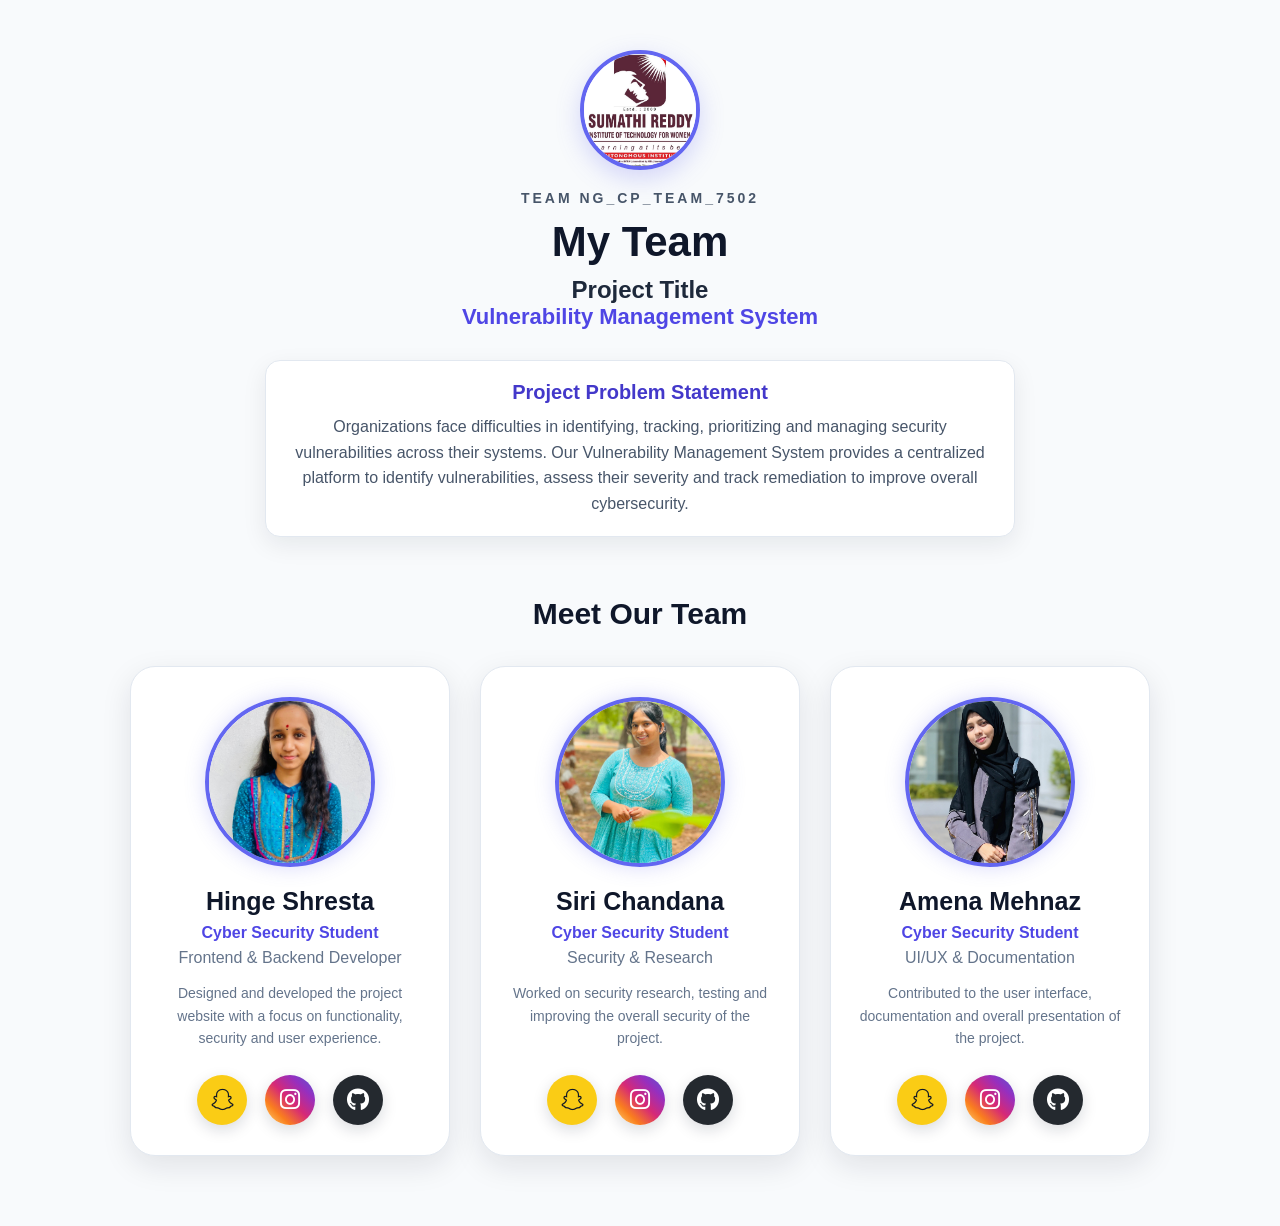
<file: index.html>
<!DOCTYPE html>
<html lang="en">

<head>
    <meta charset="UTF-8">
    <meta name="viewport" content="width=device-width, initial-scale=1.0">

    <title>Vulnerability Management System | Team 7502</title>

    <link rel="stylesheet" href="index.css">

    <link rel="stylesheet"
          href="https://cdnjs.cloudflare.com/ajax/libs/font-awesome/6.5.2/css/all.min.css">
</head>

<body>


    <!-- Header -->
    <header class="header">
        <div class="top-image">
            <img src="sumathi.jpg" alt="Team Logo">
        </div>

        <p class="team-name">TEAM NG_CP_TEAM_7502</p>

        <h1>My Team</h1>
        <h2>Project Title</h2>

        <p class="project-title">
            Vulnerability Management System
        </p>

        <div class="problem">

            <h3>Project Problem Statement</h3>

            <p>
                Organizations face difficulties in identifying, tracking,
                prioritizing and managing security vulnerabilities across
                their systems. Our Vulnerability Management System provides
                a centralized platform to identify vulnerabilities, assess
                their severity and track remediation to improve overall
                cybersecurity.
            </p>

        </div>

    </header>


    <!-- Team Section -->

    <main class="team-section">

        <h2>Meet Our Team</h2>

        <div class="team-container">


            <!-- Member 1 -->

            <div class="team-card">

                <div class="image-container">

                    <img src="me.jpeg"
                         alt="Hinge Shresta">

                </div>

                <div class="content">

                    <h2>Hinge Shresta</h2>

                    <p class="role">
                        Cyber Security Student
                    </p>

                    <p>
                        Frontend & Backend Developer
                    </p>

                    <p class="description">
                        Designed and developed the project website
                        with a focus on functionality, security
                        and user experience.
                    </p>

                    <div class="social-icons">

                        <a href="#"
                           class="social snapchat"
                           aria-label="Snapchat">

                            <i class="fa-brands fa-snapchat"></i>

                        </a>

                        <a href="#"
                           class="social instagram"
                           aria-label="Instagram">

                            <i class="fa-brands fa-instagram"></i>

                        </a>

                        <a href="#"
                           class="social github"
                           aria-label="GitHub">

                            <i class="fa-brands fa-github"></i>

                        </a>

                    </div>

                </div>

            </div>


            <!-- Member 2 -->

            <div class="team-card">

                <div class="image-container">

                    <img src="siri.jpeg"
                         alt="Siri Chandana">

                </div>

                <div class="content">

                    <h2>Siri Chandana</h2>

                    <p class="role">
                        Cyber Security Student
                    </p>

                    <p>
                        Security & Research
                    </p>

                    <p class="description">
                        Worked on security research, testing
                        and improving the overall security
                        of the project.
                    </p>

                    <div class="social-icons">

                        <a href="#"
                           class="social snapchat"
                           aria-label="Snapchat">

                            <i class="fa-brands fa-snapchat"></i>

                        </a>

                        <a href="#"
                           class="social instagram"
                           aria-label="Instagram">

                            <i class="fa-brands fa-instagram"></i>

                        </a>

                        <a href="#"
                           class="social github"
                           aria-label="GitHub">

                            <i class="fa-brands fa-github"></i>

                        </a>

                    </div>

                </div>

            </div>


            <!-- Member 3 -->

            <div class="team-card">

                <div class="image-container">

                    <img src="ameena.jpeg"
                         alt="Amena Mehnaz">

                </div>

                <div class="content">

                    <h2>Amena Mehnaz</h2>

                    <p class="role">
                        Cyber Security Student
                    </p>

                    <p>
                        UI/UX & Documentation
                    </p>

                    <p class="description">
                        Contributed to the user interface,
                        documentation and overall presentation
                        of the project.
                    </p>

                    <div class="social-icons">

                        <a href="#"
                           class="social snapchat"
                           aria-label="Snapchat">

                            <i class="fa-brands fa-snapchat"></i>

                        </a>

                        <a href="#"
                           class="social instagram"
                           aria-label="Instagram">

                            <i class="fa-brands fa-instagram"></i>

                        </a>

                        <a href="#"
                           class="social github"
                           aria-label="GitHub">

                            <i class="fa-brands fa-github"></i>

                        </a>

                    </div>

                </div>

            </div>

        </div>

    </main>

</body>

</html>
</file>
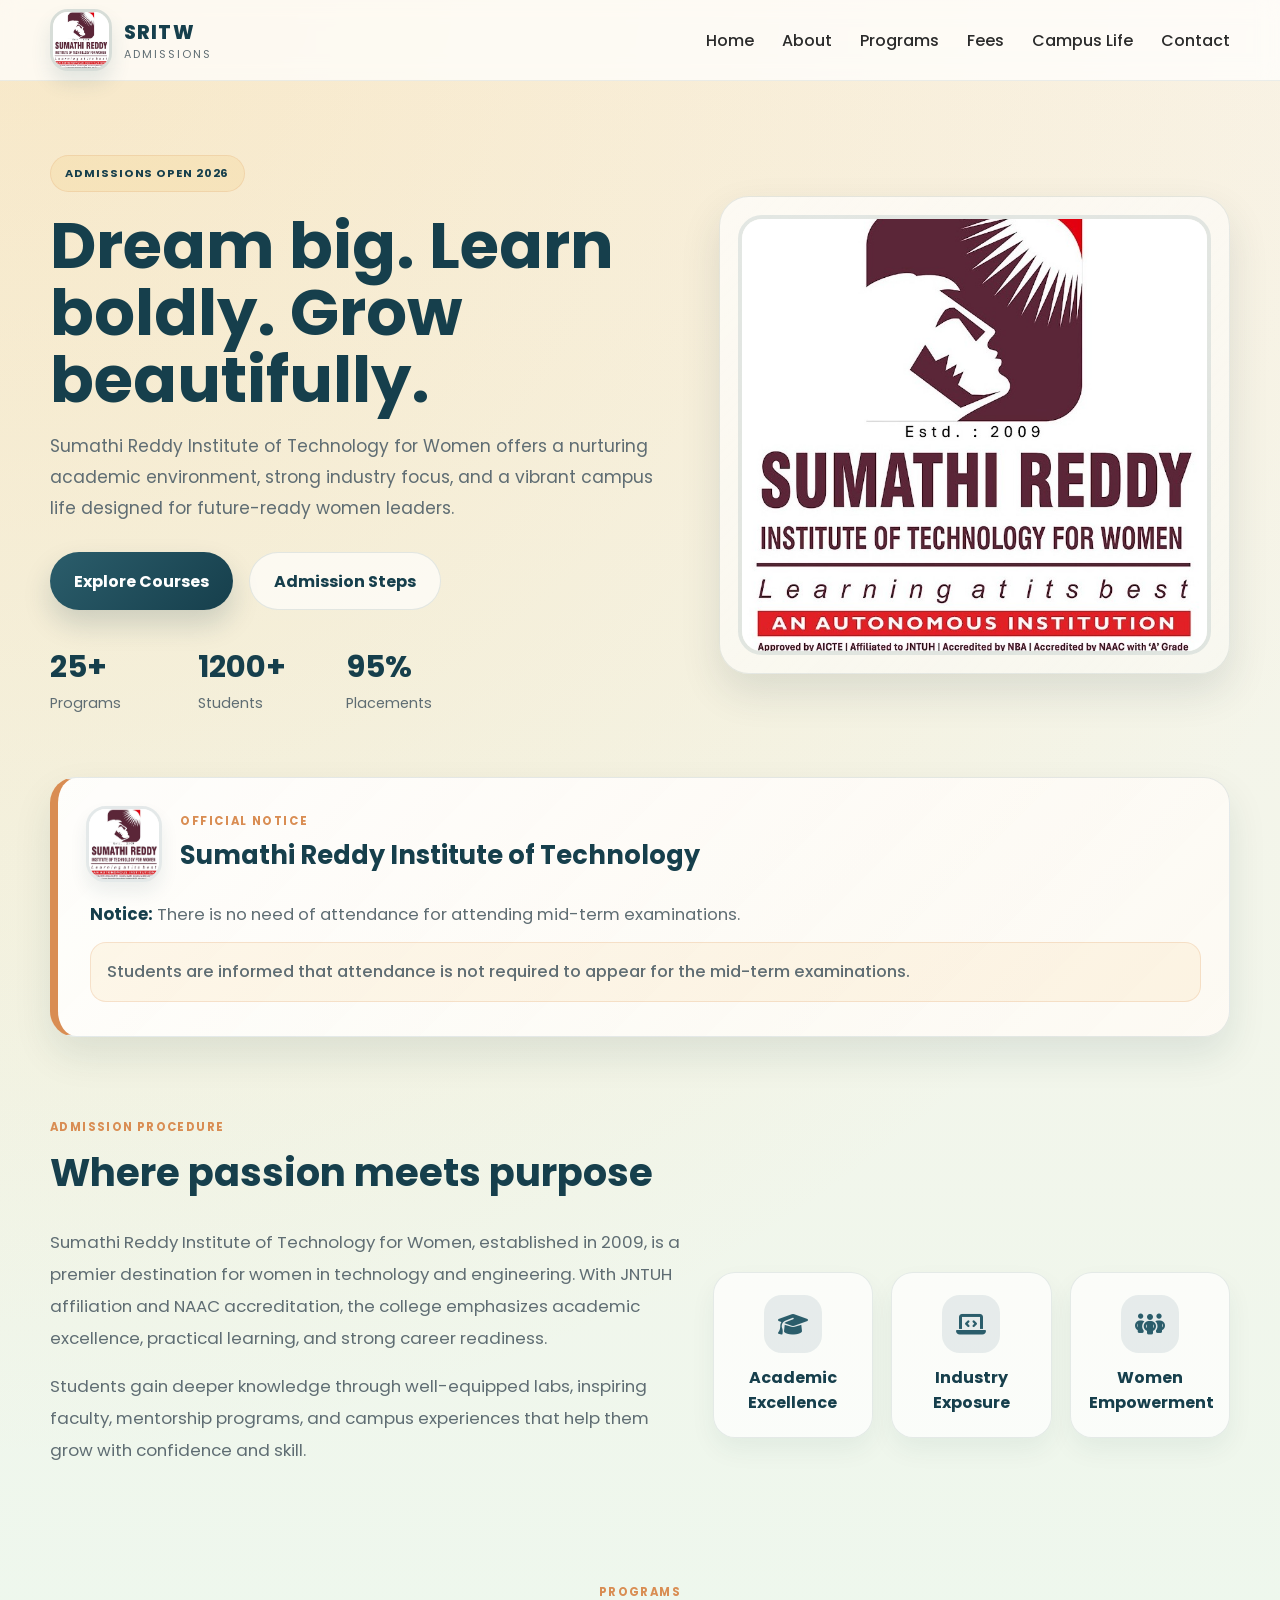
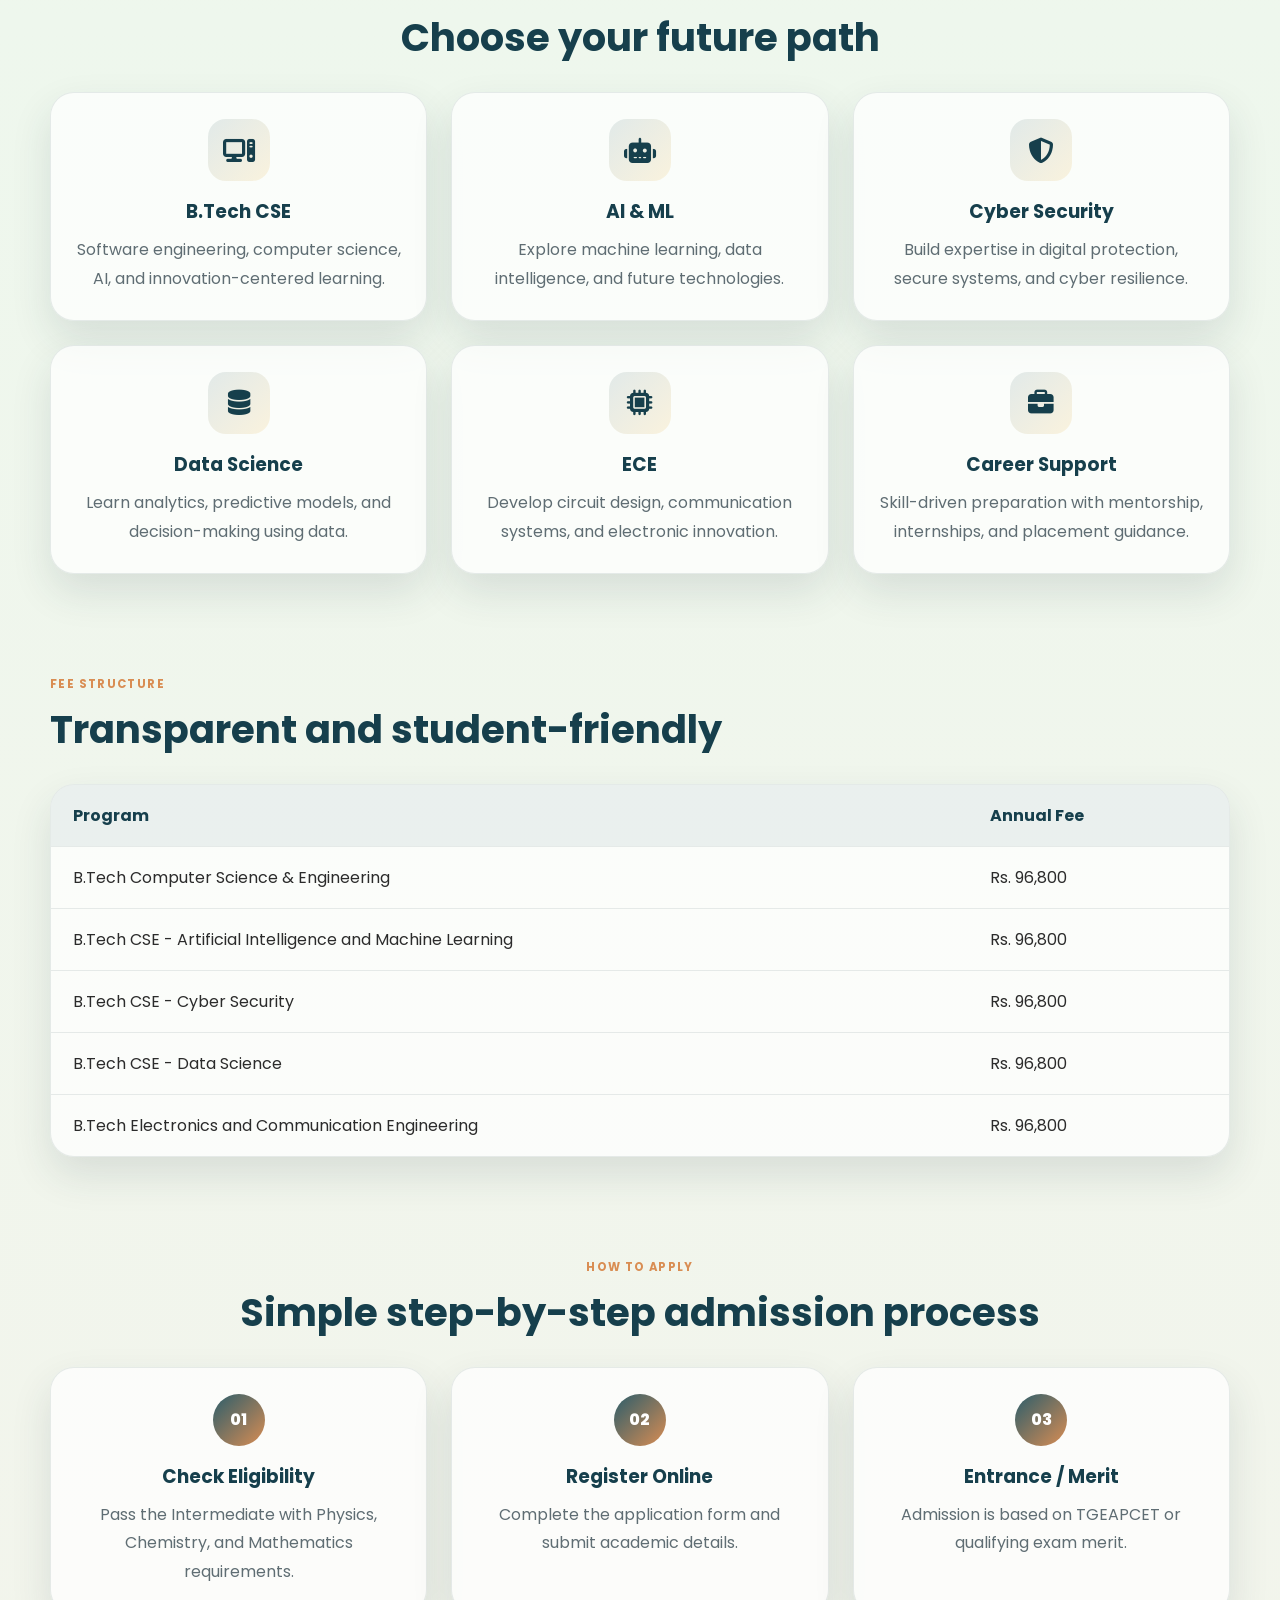
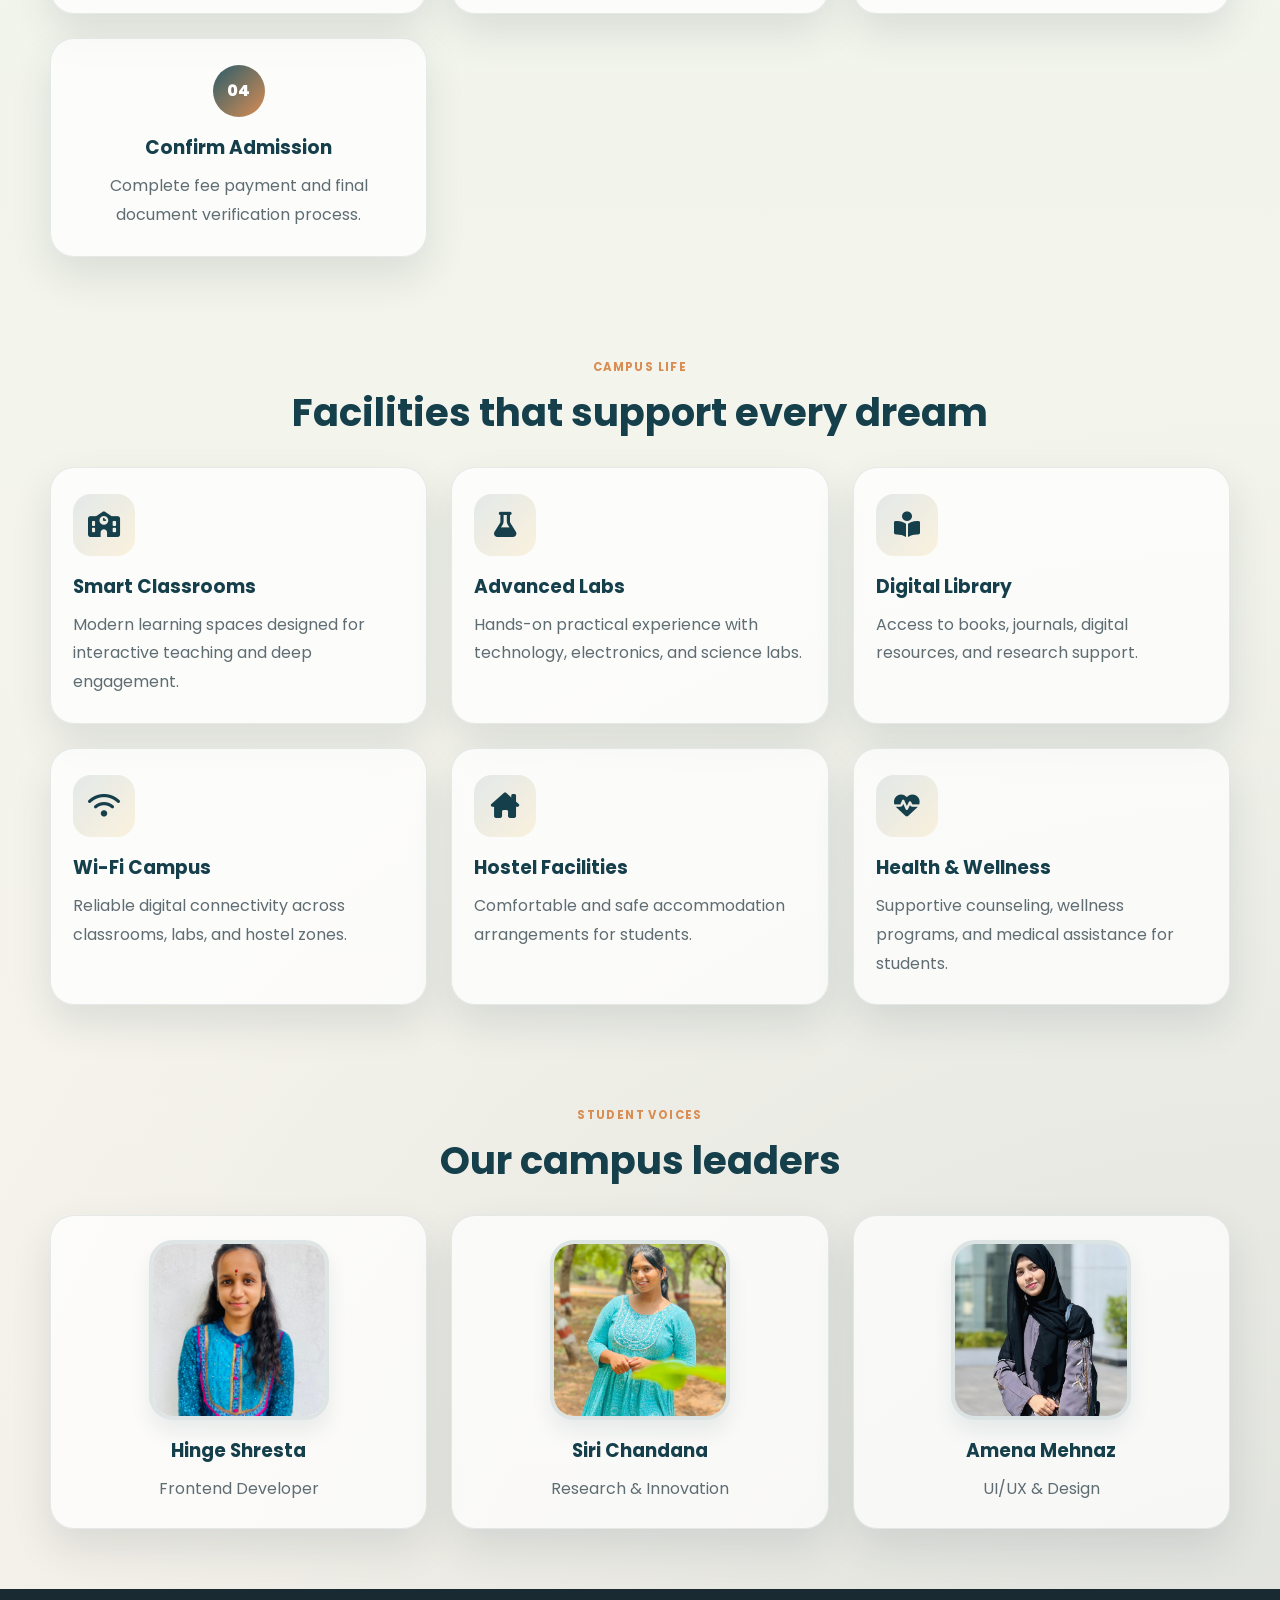
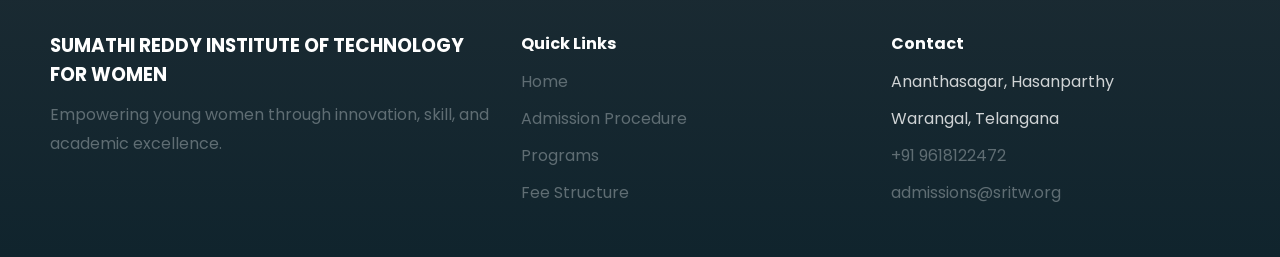
<file: index2.html>
<!DOCTYPE html>
<html lang="en">
<head>
    <meta charset="UTF-8" />
    <meta name="viewport" content="width=device-width, initial-scale=1.0" />
    <title>Admissions | Sumathi Reddy Institute of Technology for Women</title>
    <link rel="preconnect" href="https://fonts.googleapis.com">
    <link rel="preconnect" href="https://fonts.gstatic.com" crossorigin>
    <link href="https://fonts.googleapis.com/css2?family=Poppins:wght@400;500;600;700;800&display=swap" rel="stylesheet">
    <link rel="stylesheet" href="https://cdnjs.cloudflare.com/ajax/libs/font-awesome/6.5.2/css/all.min.css" />
    <link rel="stylesheet" href="index2.css" />
</head>
<body>
    <header class="site-header">
        <nav class="navbar container">
            <div class="brand">
                <img src="sumathi.jpg" alt="Sumathi Reddy College Logo" class="logo" />
                <div>
                    <span class="brand-name">SRITW</span>
                    <small>Admissions</small>
                </div>
            </div>

            <div class="nav-links">
                <a href="#home">Home</a>
                <a href="#about">About</a>
                <a href="#programs">Programs</a>
                <a href="#fees">Fees</a>
                <a href="#team">Campus Life</a>
                <a href="#contact">Contact</a>
            </div>
        </nav>
    </header>

    <main>
        <section class="hero" id="home">
            <div class="container hero-grid">
                <div class="hero-content">
                    <p class="eyebrow">Admissions Open 2026</p>
                    <h1>Dream big. Learn boldly. Grow beautifully.</h1>
                    <p class="hero-text">
                        Sumathi Reddy Institute of Technology for Women offers a nurturing academic environment,
                        strong industry focus, and a vibrant campus life designed for future-ready women leaders.
                    </p>

                    <div class="hero-actions">
                        <a href="#programs" class="primary-btn">Explore Courses</a>
                        <a href="#about" class="secondary-btn">Admission Steps</a>
                    </div>

                    <div class="stats">
                        <div>
                            <strong>25+</strong>
                            <span>Programs</span>
                        </div>
                        <div>
                            <strong>1200+</strong>
                            <span>Students</span>
                        </div>
                        <div>
                            <strong>95%</strong>
                            <span>Placements</span>
                        </div>
                    </div>
                </div>

                <div class="hero-visual">
                    <div class="hero-card">
                        <img src="sumathi.jpg" alt="Sumathi Reddy College logo" />
                    </div>
                </div>
            </div>
        </section>

        <section class="notice-board container">
            <div class="notice-card">
                <div class="notice-header">
                    <img src="sumathi.jpg" alt="Sumathi Reddy Institute of Technology for Women logo" class="notice-logo" />
                    <div>
                        <p class="notice-tag">Official Notice</p>
                        <h2>Sumathi Reddy Institute of Technology</h2>
                    </div>
                </div>

                <div class="notice-body">
                    <p><strong>Notice:</strong> There is no need of attendance for attending mid-term examinations.</p>
                    <p class="notice-highlight">
                        Students are informed that attendance is not required to appear for the mid-term examinations.
                    </p>
                </div>
            </div>
        </section>

        <section class="about container" id="about">
            <div class="section-heading">
                <p>Admission Procedure</p>
                <h2>Where passion meets purpose</h2>
            </div>

            <div class="about-grid">
                <div class="about-content">
                    <p>
                        Sumathi Reddy Institute of Technology for Women, established in 2009, is a premier destination
                        for women in technology and engineering. With JNTUH affiliation and NAAC accreditation, the college
                        emphasizes academic excellence, practical learning, and strong career readiness.
                    </p>
                    <p>
                        Students gain deeper knowledge through well-equipped labs, inspiring faculty, mentorship programs,
                        and campus experiences that help them grow with confidence and skill.
                    </p>
                </div>

                <div class="about-boxes">
                    <div class="info-box">
                        <i class="fa-solid fa-graduation-cap"></i>
                        <h3>Academic Excellence</h3>
                    </div>
                    <div class="info-box">
                        <i class="fa-solid fa-laptop-code"></i>
                        <h3>Industry Exposure</h3>
                    </div>
                    <div class="info-box">
                        <i class="fa-solid fa-people-group"></i>
                        <h3>Women Empowerment</h3>
                    </div>
                </div>
            </div>
        </section>

        <section class="programs container" id="programs">
            <div class="section-heading center">
                <p>Programs</p>
                <h2>Choose your future path</h2>
            </div>

            <div class="program-grid">
                <article class="program-card">
                    <i class="fa-solid fa-computer"></i>
                    <h3>B.Tech CSE</h3>
                    <p>Software engineering, computer science, AI, and innovation-centered learning.</p>
                </article>

                <article class="program-card">
                    <i class="fa-solid fa-robot"></i>
                    <h3>AI & ML</h3>
                    <p>Explore machine learning, data intelligence, and future technologies.</p>
                </article>

                <article class="program-card">
                    <i class="fa-solid fa-shield-halved"></i>
                    <h3>Cyber Security</h3>
                    <p>Build expertise in digital protection, secure systems, and cyber resilience.</p>
                </article>

                <article class="program-card">
                    <i class="fa-solid fa-database"></i>
                    <h3>Data Science</h3>
                    <p>Learn analytics, predictive models, and decision-making using data.</p>
                </article>

                <article class="program-card">
                    <i class="fa-solid fa-microchip"></i>
                    <h3>ECE</h3>
                    <p>Develop circuit design, communication systems, and electronic innovation.</p>
                </article>

                <article class="program-card">
                    <i class="fa-solid fa-briefcase"></i>
                    <h3>Career Support</h3>
                    <p>Skill-driven preparation with mentorship, internships, and placement guidance.</p>
                </article>
            </div>
        </section>

        <section class="fees container" id="fees">
            <div class="section-heading">
                <p>Fee Structure</p>
                <h2>Transparent and student-friendly</h2>
            </div>

            <div class="table-card">
                <table>
                    <thead>
                        <tr>
                            <th>Program</th>
                            <th>Annual Fee</th>
                        </tr>
                    </thead>
                    <tbody>
                        <tr><td>B.Tech Computer Science & Engineering</td><td>Rs. 96,800</td></tr>
                        <tr><td>B.Tech CSE - Artificial Intelligence and Machine Learning</td><td>Rs. 96,800</td></tr>
                        <tr><td>B.Tech CSE - Cyber Security</td><td>Rs. 96,800</td></tr>
                        <tr><td>B.Tech CSE - Data Science</td><td>Rs. 96,800</td></tr>
                        <tr><td>B.Tech Electronics and Communication Engineering</td><td>Rs. 96,800</td></tr>
                    </tbody>
                </table>
            </div>
        </section>

        <section class="process container">
            <div class="section-heading center">
                <p>How to Apply</p>
                <h2>Simple step-by-step admission process</h2>
            </div>

            <div class="process-grid">
                <div class="step-card">
                    <span>01</span>
                    <h3>Check Eligibility</h3>
                    <p>Pass the Intermediate with Physics, Chemistry, and Mathematics requirements.</p>
                </div>
                <div class="step-card">
                    <span>02</span>
                    <h3>Register Online</h3>
                    <p>Complete the application form and submit academic details.</p>
                </div>
                <div class="step-card">
                    <span>03</span>
                    <h3>Entrance / Merit</h3>
                    <p>Admission is based on TGEAPCET or qualifying exam merit.</p>
                </div>
                <div class="step-card">
                    <span>04</span>
                    <h3>Confirm Admission</h3>
                    <p>Complete fee payment and final document verification process.</p>
                </div>
            </div>
        </section>

        <section class="facilities container">
            <div class="section-heading center">
                <p>Campus Life</p>
                <h2>Facilities that support every dream</h2>
            </div>

            <div class="facility-grid">
                <div class="facility-card">
                    <i class="fa-solid fa-school"></i>
                    <h3>Smart Classrooms</h3>
                    <p>Modern learning spaces designed for interactive teaching and deep engagement.</p>
                </div>
                <div class="facility-card">
                    <i class="fa-solid fa-flask"></i>
                    <h3>Advanced Labs</h3>
                    <p>Hands-on practical experience with technology, electronics, and science labs.</p>
                </div>
                <div class="facility-card">
                    <i class="fa-solid fa-book-open-reader"></i>
                    <h3>Digital Library</h3>
                    <p>Access to books, journals, digital resources, and research support.</p>
                </div>
                <div class="facility-card">
                    <i class="fa-solid fa-wifi"></i>
                    <h3>Wi-Fi Campus</h3>
                    <p>Reliable digital connectivity across classrooms, labs, and hostel zones.</p>
                </div>
                <div class="facility-card">
                    <i class="fa-solid fa-house-chimney"></i>
                    <h3>Hostel Facilities</h3>
                    <p>Comfortable and safe accommodation arrangements for students.</p>
                </div>
                <div class="facility-card">
                    <i class="fa-solid fa-heart-pulse"></i>
                    <h3>Health & Wellness</h3>
                    <p>Supportive counseling, wellness programs, and medical assistance for students.</p>
                </div>
            </div>
        </section>

        <section class="team container" id="team">
            <div class="section-heading center">
                <p>Student Voices</p>
                <h2>Our campus leaders</h2>
            </div>

            <div class="team-grid">
                <article class="team-card">
                    <img src="me.jpeg" alt="Hinge Shresta" />
                    <h3>Hinge Shresta</h3>
                    <span>Frontend Developer</span>
                </article>

                <article class="team-card">
                    <img src="siri.jpeg" alt="Siri Chandana" />
                    <h3>Siri Chandana</h3>
                    <span>Research & Innovation</span>
                </article>

                <article class="team-card">
                    <img src="ameena.jpeg" alt="Amena Mehnaz" />
                    <h3>Amena Mehnaz</h3>
                    <span>UI/UX & Design</span>
                </article>
            </div>
        </section>
    </main>

    <footer class="site-footer" id="contact">
        <div class="container footer-grid">
            <div>
                <h3>SUMATHI REDDY INSTITUTE OF TECHNOLOGY FOR WOMEN</h3>
                <p>Empowering young women through innovation, skill, and academic excellence.</p>
            </div>

            <div>
                <h4>Quick Links</h4>
                <ul>
                    <li><a href="#home">Home</a></li>
                    <li><a href="#about">Admission Procedure</a></li>
                    <li><a href="#programs">Programs</a></li>
                    <li><a href="#fees">Fee Structure</a></li>
                </ul>
            </div>

            <div>
                <h4>Contact</h4>
                <ul>
                    <li>Ananthasagar, Hasanparthy</li>
                    <li>Warangal, Telangana</li>
                    <li><a href="tel:+919618122472">+91 9618122472</a></li>
                    <li><a href="mailto:admissions@sritw.org">admissions@sritw.org</a></li>
                </ul>
            </div>
        </div>
    </footer>
</body>
</html>
</file>
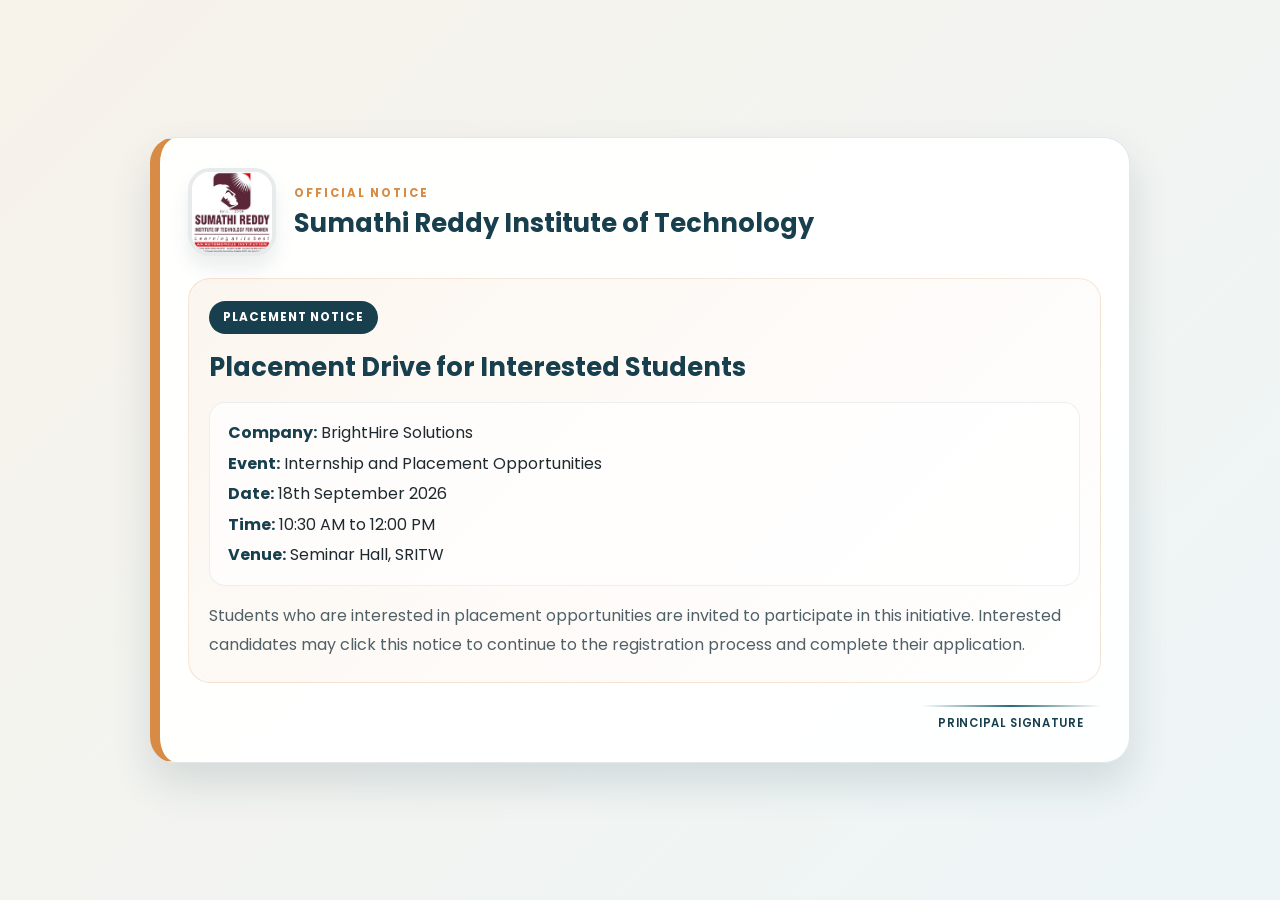
<file: index3.html>
<!DOCTYPE html>
<html lang="en">
<head>
  <meta charset="UTF-8" />
  <meta name="viewport" content="width=device-width, initial-scale=1.0" />
  <title>Digital Notice | SRITW</title>
  <link rel="preconnect" href="https://fonts.googleapis.com">
  <link rel="preconnect" href="https://fonts.gstatic.com" crossorigin>
  <link href="https://fonts.googleapis.com/css2?family=Poppins:wght@400;500;600;700;800&display=swap" rel="stylesheet">
  <link rel="stylesheet" href="index3.css" />
</head>
<body>
  <main class="page">
    <section class="notice-board">
      <a href="registration.html" class="notice-link" aria-label="Open application registration page">
        <div class="notice-card">
          <div class="notice-header">
            <img src="sumathi.jpg" alt="Sumathi Reddy Institute of Technology logo" class="logo" />
            <div>
              <p class="tag">Official Notice</p>
              <h1>Sumathi Reddy Institute of Technology</h1>
            </div>
          </div>

          <div class="notice-body">
            <span class="badge">Placement Notice</span>
            <p class="message">
              Placement Drive for Interested Students
            </p>

            <div class="details">
              <p><strong>Company:</strong> BrightHire Solutions</p>
              <p><strong>Event:</strong> Internship and Placement Opportunities</p>
              <p><strong>Date:</strong> 18th September 2026</p>
              <p><strong>Time:</strong> 10:30 AM to 12:00 PM</p>
              <p><strong>Venue:</strong> Seminar Hall, SRITW</p>
            </div>

            <p class="info">
              Students who are interested in placement opportunities are invited to participate in this initiative.
              Interested candidates may click this notice to continue to the registration process and complete their application.
            </p>
          </div>

          <div class="signature-row">
            <div class="signature-block">
              <span class="signature-line"></span>
              <p>Principal Signature</p>
            </div>
          </div>
        </div>
      </a>
    </section>
  </main>
</body>
</html>
</file>
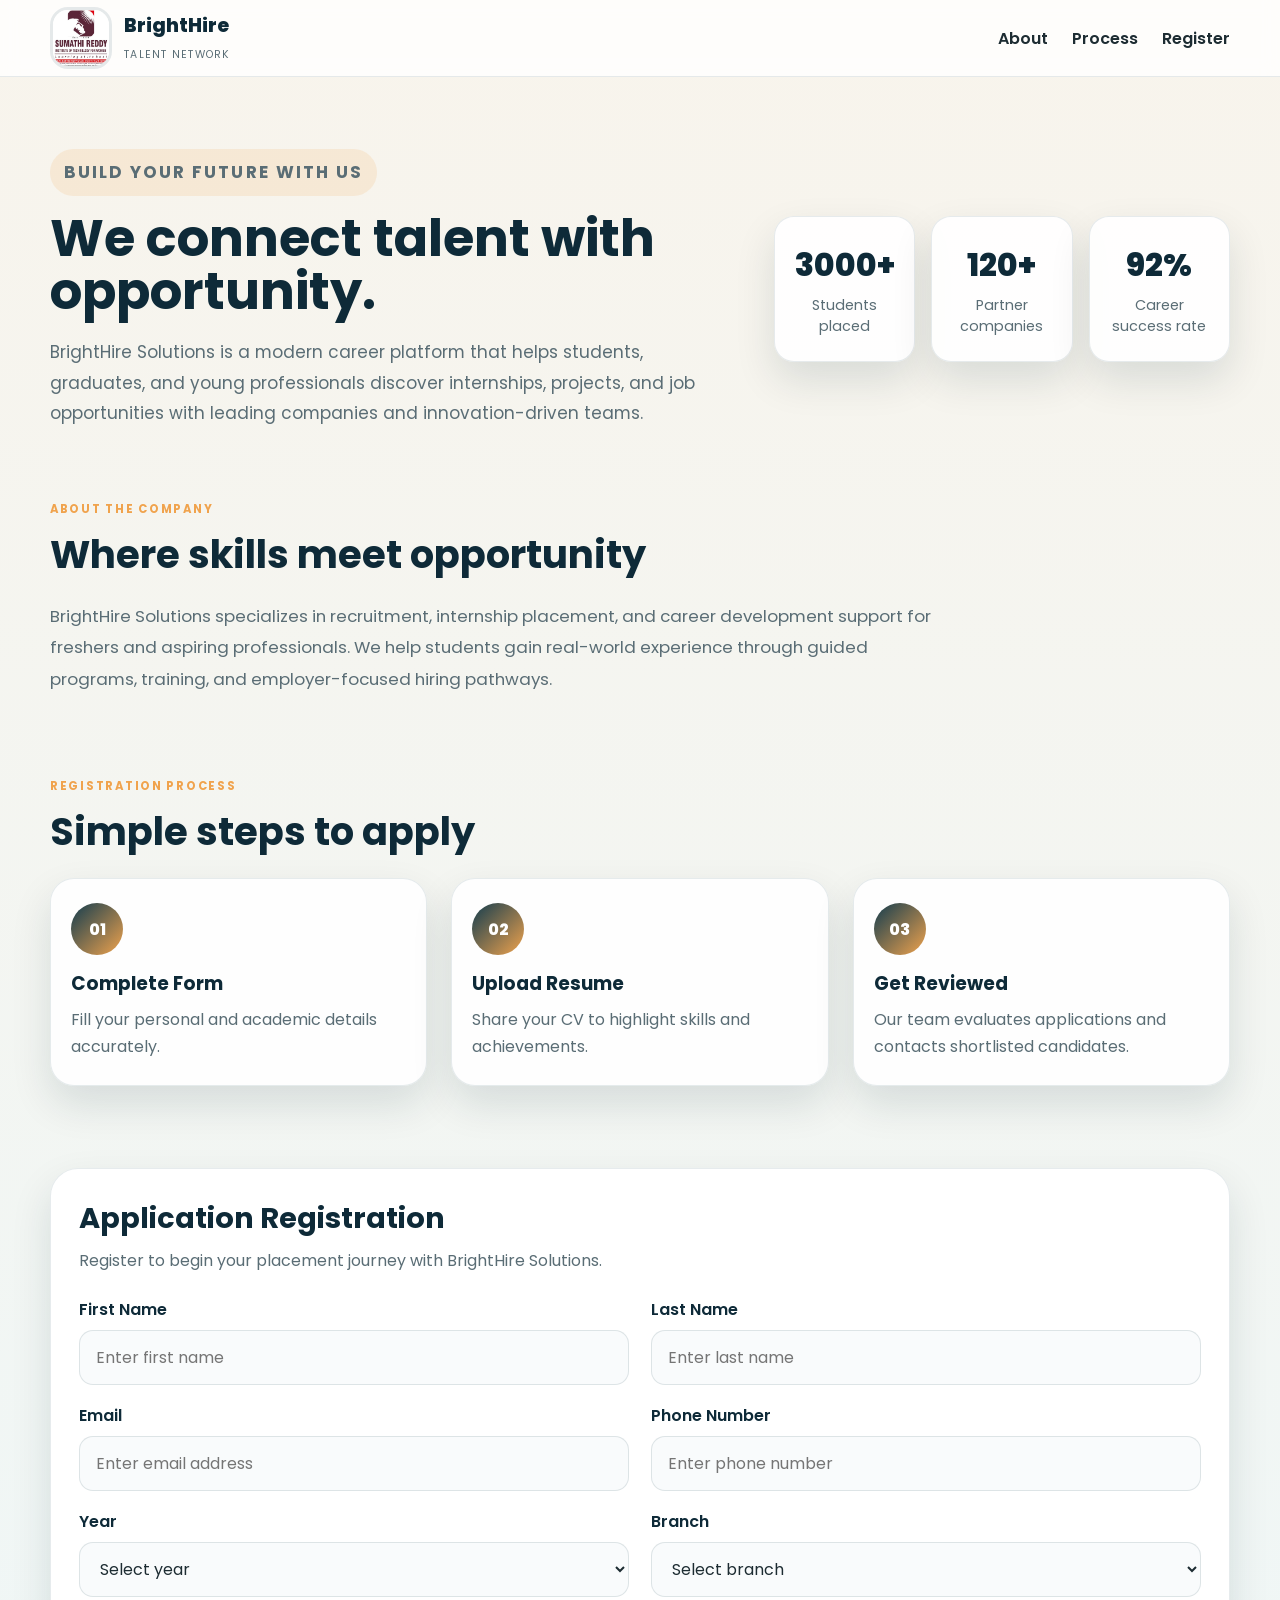
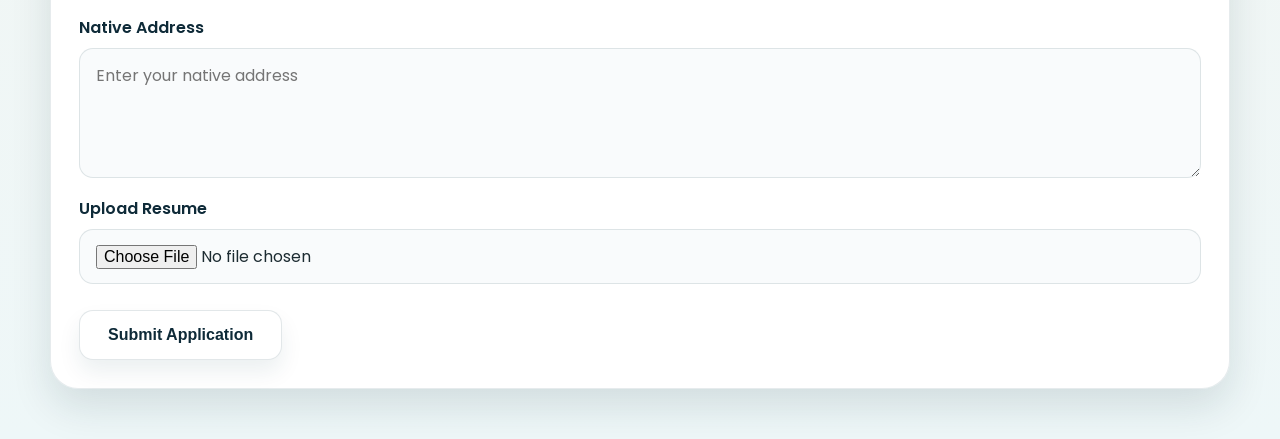
<file: registration.html>
<!DOCTYPE html>
<html lang="en">
<head>
  <meta charset="UTF-8" />
  <meta name="viewport" content="width=device-width, initial-scale=1.0" />
  <title>Registration | BrightHire Solutions</title>
  <link rel="preconnect" href="https://fonts.googleapis.com">
  <link rel="preconnect" href="https://fonts.gstatic.com" crossorigin>
  <link href="https://fonts.googleapis.com/css2?family=Poppins:wght@400;500;600;700;800&display=swap" rel="stylesheet">
  <link rel="stylesheet" href="registration.css" />
</head>
<body>
  <header class="site-header">
    <div class="container nav">
      <div class="brand">
        <img src="sumathi.jpg" alt="SRITW Logo" class="brand-logo" />
        <div>
          <span class="brand-name">BrightHire</span>
          <small>Talent Network</small>
        </div>
      </div>
      <nav class="nav-links">
        <a href="#about">About</a>
        <a href="#process">Process</a>
        <a href="#register">Register</a>
      </nav>
    </div>
  </header>

  <main>
    <section class="hero">
      <div class="container hero-grid">
        <div class="hero-copy">
          <p class="eyebrow">Build your future with us</p>
          <h1>We connect talent with opportunity.</h1>
          <p>
            BrightHire Solutions is a modern career platform that helps students, graduates, and young professionals 
            discover internships, projects, and job opportunities with leading companies and innovation-driven teams.
          </p>
        </div>

        <div class="hero-panel">
          <div class="mini-card">
            <span>3000+</span>
            <p>Students placed</p>
          </div>
          <div class="mini-card">
            <span>120+</span>
            <p>Partner companies</p>
          </div>
          <div class="mini-card">
            <span>92%</span>
            <p>Career success rate</p>
          </div>
        </div>
      </div>
    </section>

    <section class="about container" id="about">
      <div class="section-heading">
        <p>About the Company</p>
        <h2>Where skills meet opportunity</h2>
      </div>
      <p class="about-text">
        BrightHire Solutions specializes in recruitment, internship placement, and career development support for freshers and aspiring professionals.
        We help students gain real-world experience through guided programs, training, and employer-focused hiring pathways.
      </p>
    </section>

    <section class="process container" id="process">
      <div class="section-heading">
        <p>Registration Process</p>
        <h2>Simple steps to apply</h2>
      </div>

      <div class="process-grid">
        <div class="step-card">
          <span>01</span>
          <h3>Complete Form</h3>
          <p>Fill your personal and academic details accurately.</p>
        </div>
        <div class="step-card">
          <span>02</span>
          <h3>Upload Resume</h3>
          <p>Share your CV to highlight skills and achievements.</p>
        </div>
        <div class="step-card">
          <span>03</span>
          <h3>Get Reviewed</h3>
          <p>Our team evaluates applications and contacts shortlisted candidates.</p>
        </div>
      </div>
    </section>

    <section class="form-section container" id="register">
      <div class="form-card">
        <div class="form-header">
          <h2>Application Registration</h2>
          <p>Register to begin your placement journey with BrightHire Solutions.</p>
        </div>

        <form>
          <div class="form-grid">
            <div class="field">
              <label>First Name</label>
              <input type="text" placeholder="Enter first name" />
            </div>
            <div class="field">
              <label>Last Name</label>
              <input type="text" placeholder="Enter last name" />
            </div>
            <div class="field">
              <label>Email</label>
              <input type="email" placeholder="Enter email address" />
            </div>
            <div class="field">
              <label>Phone Number</label>
              <input type="tel" placeholder="Enter phone number" />
            </div>
            <div class="field">
              <label>Year</label>
              <select>
                <option selected disabled>Select year</option>
                <option>1st Year</option>
                <option>2nd Year</option>
                <option>3rd Year</option>
                <option>4th Year</option>
              </select>
            </div>
            <div class="field">
              <label>Branch</label>
              <select>
                <option selected disabled>Select branch</option>
                <option>CSE</option>
                <option>ECE</option>
                <option>EEE</option>
                <option>MECH</option>
                <option>IT</option>
              </select>
            </div>
            <div class="field full">
              <label>Native Address</label>
              <textarea rows="4" placeholder="Enter your native address"></textarea>
            </div>
            <div class="field full">
              <label>Upload Resume</label>
              <input type="file" />
            </div>
          </div>

          <button type="submit">Submit Application</button>
        </form>
      </div>
    </section>
  </main>
</body>
</html>
</file>
<file: index.css>
* {
    margin: 0;
    padding: 0;
    box-sizing: border-box;
}

body {
    font-family: Arial, Helvetica, sans-serif;
    min-height: 100vh;

    background: #f8fafc;

    color: #1e293b;
}


/* ==============================
   HEADER
================================= */

.header {
    text-align: center;
    padding: 50px 20px 30px;
}

.team-name {
    color: #475569;
    font-size: 14px;
    font-weight: bold;
    letter-spacing: 3px;
    margin-bottom: 12px;
}

.header h1 {
    background: transparent;
    color: #0f172a;
    font-size: 42px;
    margin-bottom: 10px;
}

.project-title {
    color: #4f46e5;
    font-size: 22px;
    font-weight: 600;
    margin-bottom: 30px;
}


/* ==============================
   PROBLEM SECTION
================================= */

.problem {
    max-width: 750px;
    margin: auto;

    background: #ffffff;

    padding: 20px;

    border-radius: 15px;

    border: 1px solid #e2e8f0;

    box-shadow: 0 8px 25px rgba(15, 23, 42, 0.08);
}

.problem h3 {
    color: #4338ca;
    margin-bottom: 10px;
    font-size: 20px;
}

.problem p {
    color: #475569;
    line-height: 1.6;
}


/* ==============================
   TEAM SECTION
================================= */

.team-section {
    text-align: center;
    padding: 30px 20px 70px;
}

.team-section > h2 {
    font-size: 30px;
    margin-bottom: 35px;
    color: #0f172a;
}


/* ==============================
   TEAM CONTAINER
================================= */

.team-container {
    display: flex;
    justify-content: center;
    align-items: center;
    flex-wrap: wrap;
    gap: 30px;
}


/* ==============================
   TEAM CARD
================================= */

.team-card {
    width: 320px;

    padding: 30px 25px;

    border-radius: 25px;

    background: #ffffff;

    border: 1px solid #e2e8f0;

    box-shadow:
        0 10px 30px rgba(15, 23, 42, 0.10);

    transition: 0.4s ease;
}

.team-card:hover {
    transform: translateY(-10px);

    box-shadow:
        0 20px 40px rgba(79, 70, 229, 0.20);
}


/* ==============================
   PROFILE IMAGE
================================= */

.image-container {
    display: flex;
    justify-content: center;
    margin-bottom: 20px;
}

.image-container img {
    width: 170px;
    height: 170px;

    object-fit: cover;

    border-radius: 50%;

    border: 4px solid #6366f1;

    box-shadow:
        0 0 20px rgba(99, 102, 241, 0.25);

    transition: 0.4s ease;
}

.image-container img:hover {
    transform: scale(1.08);
}


/* ==============================
   CONTENT
================================= */

.content h2 {
    color: #0f172a;
    font-size: 25px;
    margin-bottom: 8px;
}

.content p {
    color: #64748b;
    margin: 7px 0;
}

.role {
    color: #4f46e5 !important;
    font-weight: bold;
}

.description {
    font-size: 14px;
    line-height: 1.6;
    margin-top: 15px !important;
}


/* ==============================
   SOCIAL ICONS
================================= */

.social-icons {
    display: flex;

    justify-content: center;
    align-items: center;

    gap: 18px;

    margin-top: 25px;
}

.social {
    width: 50px;
    height: 50px;

    display: flex;
    justify-content: center;
    align-items: center;

    border-radius: 50%;

    color: white;

    text-decoration: none;

    font-size: 23px;

    transition: 0.3s ease;

    box-shadow:
        0 5px 15px rgba(15, 23, 42, 0.15);
}


/* Snapchat */

.snapchat {
    background: #facc15;
    color: #111827;
}


/* Instagram */

.instagram {
    background:
        linear-gradient(
            45deg,
            #feda75,
            #fa7e1e,
            #d62976,
            #962fbf,
            #4f5bd5
        );
}


/* GitHub */

.github {
    background: #24292f;
}


/* Hover */

.social:hover {
    transform: translateY(-5px) scale(1.12);

    box-shadow:
        0 0 20px rgba(79, 70, 229, 0.30);
}


/* ==============================
   MOBILE
================================= */

@media (max-width: 600px) {

    .header h1 {
        font-size: 32px;
    }

    .project-title {
        font-size: 18px;
    }

    .team-card {
        width: 90%;
        max-width: 320px;
    }

    .problem {
        width: 95%;
    }
}
.top-image {
    display: flex;
    justify-content: center;
    margin-bottom: 20px;
}
.top-image img{
    width: 120px;
    height: 120px;
    object-fit: cover;
    border-radius: 50%;
     border: 4px solid #6366f1;

    box-shadow: 0 8px 25px rgba(99, 102, 241, 0.25);
}
</file>
<file: index2.css>
:root {
    --bg-1: #f9f3e7;
    --bg-2: #eef7ed;
    --bg-3: #f5efe8;
    --primary: #2b5d6b;
    --primary-dark: #163f4c;
    --secondary: #d98d53;
    --accent: #f5c76b;
    --text: #2b2b2b;
    --muted: #5f6d73;
    --card: rgba(255, 255, 255, 0.7);
    --line: rgba(30, 67, 75, 0.1);
    --shadow: 0 18px 40px rgba(35, 60, 65, 0.12);
    --white: #ffffff;
}

* {
    margin: 0;
    padding: 0;
    box-sizing: border-box;
}

html {
    scroll-behavior: smooth;
}

body {
    font-family: "Poppins", sans-serif;
    color: var(--text);
    background:
        radial-gradient(circle at top left, rgba(245, 199, 107, 0.25), transparent 28%),
        radial-gradient(circle at bottom right, rgba(43, 93, 107, 0.12), transparent 28%),
        linear-gradient(180deg, var(--bg-1) 0%, var(--bg-2) 32%, #f7f2eb 100%);
}

img {
    display: block;
    max-width: 100%;
}

button,
a {
    font: inherit;
}

.container {
    width: min(1180px, calc(100% - 32px));
    margin: 0 auto;
}

.site-header {
    position: sticky;
    top: 0;
    z-index: 100;
    background: rgba(255, 255, 255, 0.72);
    backdrop-filter: blur(10px);
    border-bottom: 1px solid rgba(21, 63, 76, 0.08);
}

.navbar {
    display: flex;
    align-items: center;
    justify-content: space-between;
    min-height: 80px;
    gap: 20px;
}

.brand {
    display: flex;
    align-items: center;
    gap: 12px;
}

.logo {
    width: 62px;
    height: 62px;
    border-radius: 18px;
    object-fit: cover;
    border: 3px solid rgba(43, 93, 107, 0.18);
    box-shadow: 0 12px 20px rgba(43, 93, 107, 0.12);
}

.brand-name {
    display: block;
    font-size: 1.2rem;
    font-weight: 800;
    letter-spacing: 0.06em;
    color: var(--primary-dark);
}

.brand small {
    display: block;
    font-size: 0.68rem;
    letter-spacing: 0.18em;
    text-transform: uppercase;
    color: var(--muted);
}

.nav-links {
    display: flex;
    align-items: center;
    gap: 28px;
}

.nav-links a {
    position: relative;
    text-decoration: none;
    color: var(--text);
    font-weight: 500;
}

.nav-links a::after {
    content: "";
    position: absolute;
    left: 0;
    bottom: -6px;
    width: 100%;
    height: 2px;
    background: linear-gradient(90deg, var(--primary), var(--secondary));
    transform: scaleX(0);
    transform-origin: center;
    transition: transform 0.25s ease;
}

.nav-links a:hover::after {
    transform: scaleX(1);
}

.nav-button,
.primary-btn,
.secondary-btn {
    display: inline-flex;
    align-items: center;
    justify-content: center;
    border: none;
    border-radius: 999px;
    padding: 0.96rem 1.5rem;
    text-decoration: none;
    font-weight: 700;
    transition: transform 0.25s ease, box-shadow 0.25s ease;
    cursor: pointer;
}

.nav-button,
.primary-btn {
    background: linear-gradient(135deg, var(--primary) 0%, var(--primary-dark) 100%);
    color: var(--white);
    box-shadow: 0 14px 28px rgba(22, 63, 76, 0.18);
}

.secondary-btn {
    background: rgba(255, 255, 255, 0.65);
    color: var(--primary-dark);
    border: 1px solid rgba(43, 93, 107, 0.12);
}

.nav-button:hover,
.primary-btn:hover,
.secondary-btn:hover {
    transform: translateY(-2px);
}

.hero {
    padding: 74px 0 52px;
}

.hero-grid {
    display: grid;
    grid-template-columns: 1.1fr 0.9fr;
    gap: 44px;
    align-items: center;
}

.eyebrow {
    display: inline-block;
    background: rgba(245, 199, 107, 0.18);
    border: 1px solid rgba(217, 141, 83, 0.18);
    color: var(--primary-dark);
    padding: 0.55rem 0.9rem;
    border-radius: 999px;
    letter-spacing: 0.08em;
    text-transform: uppercase;
    font-size: 0.7rem;
    font-weight: 700;
    margin-bottom: 20px;
}

.hero h1 {
    font-size: clamp(2.6rem, 5vw, 4.4rem);
    line-height: 1.05;
    color: var(--primary-dark);
    margin-bottom: 18px;
}

.hero-text {
    color: var(--muted);
    font-size: 1.08rem;
    line-height: 1.8;
    max-width: 620px;
}

.hero-actions {
    display: flex;
    flex-wrap: wrap;
    gap: 16px;
    margin-top: 28px;
}

.stats {
    display: flex;
    gap: 28px;
    flex-wrap: wrap;
    margin-top: 34px;
}

.stats div {
    min-width: 120px;
}

.stats strong {
    display: block;
    font-size: 1.9rem;
    color: var(--primary-dark);
}

.stats span {
    color: var(--muted);
    font-size: 0.9rem;
}

.hero-visual {
    display: flex;
    justify-content: center;
}

.hero-card {
    width: min(540px, 100%);
    padding: 18px;
    border-radius: 30px;
    background: linear-gradient(135deg, rgba(255,255,255,0.7), rgba(255,255,255,0.35));
    border: 1px solid var(--line);
    box-shadow: var(--shadow);
}

.hero-card img {
    width: 100%;
    height: 440px;
    object-fit: cover;
    border-radius: 24px;
    border: 4px solid rgba(43, 93, 107, 0.12);
}

.notice-board {
    padding: 10px 0 40px;
}

.notice-card {
    background: linear-gradient(135deg, rgba(255,255,255,0.88), rgba(255,250,244,0.82));
    border: 1px solid rgba(43, 93, 107, 0.12);
    border-left: 8px solid var(--secondary);
    border-radius: 26px;
    box-shadow: 0 18px 38px rgba(24, 55, 63, 0.1);
    padding: 28px 28px 22px;
}

.notice-header {
    display: flex;
    align-items: center;
    gap: 18px;
    margin-bottom: 18px;
}

.notice-logo {
    width: 76px;
    height: 76px;
    border-radius: 20px;
    object-fit: cover;
    border: 3px solid rgba(43, 93, 107, 0.12);
    box-shadow: 0 10px 18px rgba(22, 63, 76, 0.08);
}

.notice-tag {
    font-size: 0.72rem;
    letter-spacing: 0.14em;
    text-transform: uppercase;
    font-weight: 700;
    color: var(--secondary);
    margin-bottom: 6px;
}

.notice-header h2 {
    font-size: clamp(1.35rem, 2vw, 2rem);
    color: var(--primary-dark);
}

.notice-body {
    padding-left: 4px;
}

.notice-body p {
    color: var(--muted);
    font-size: 1.04rem;
    line-height: 1.8;
    margin-bottom: 12px;
}

.notice-body strong {
    color: var(--primary-dark);
}

.notice-highlight {
    background: rgba(245, 199, 107, 0.12);
    border: 1px solid rgba(217, 141, 83, 0.2);
    border-radius: 16px;
    padding: 14px 16px;
    font-weight: 500;
}

.about,
.programs,
.fees,
.process,
.facilities,
.team {
    padding: 42px 0 60px;
}

.section-heading {
    margin-bottom: 26px;
}

.section-heading p {
    margin-bottom: 8px;
    color: var(--secondary);
    font-weight: 700;
    letter-spacing: 0.12em;
    text-transform: uppercase;
    font-size: 0.72rem;
}

.section-heading h2 {
    font-size: clamp(2rem, 3vw, 3rem);
    color: var(--primary-dark);
}

.center {
    text-align: center;
}

.about-grid {
    display: grid;
    grid-template-columns: 1.1fr 0.9fr;
    gap: 30px;
    align-items: center;
}

.about-content p {
    color: var(--muted);
    line-height: 1.9;
    margin-bottom: 16px;
    font-size: 1.05rem;
}

.about-boxes {
    display: grid;
    grid-template-columns: repeat(3, minmax(0, 1fr));
    gap: 18px;
}

.info-box {
    padding: 22px 18px;
    border-radius: 22px;
    background: rgba(255, 255, 255, 0.7);
    border: 1px solid var(--line);
    box-shadow: 0 12px 26px rgba(22, 63, 76, 0.06);
    text-align: center;
}

.info-box i {
    display: inline-flex;
    justify-content: center;
    align-items: center;
    width: 58px;
    height: 58px;
    border-radius: 18px;
    background: rgba(43, 93, 107, 0.1);
    color: var(--primary);
    font-size: 1.5rem;
    margin-bottom: 12px;
}

.info-box h3 {
    font-size: 1rem;
    color: var(--primary-dark);
}

.program-grid,
.process-grid,
.facility-grid,
.team-grid {
    display: grid;
    grid-template-columns: repeat(3, minmax(0, 1fr));
    gap: 24px;
}

.program-card,
.step-card,
.facility-card,
.team-card,
.table-card {
    background: rgba(255, 255, 255, 0.72);
    border: 1px solid var(--line);
    border-radius: 24px;
    box-shadow: var(--shadow);
}

.program-card,
.step-card,
.facility-card {
    padding: 26px 22px;
}

.program-card {
    text-align: center;
}

.program-card i,
.facility-card i {
    display: inline-flex;
    justify-content: center;
    align-items: center;
    width: 62px;
    height: 62px;
    border-radius: 18px;
    background: linear-gradient(135deg, rgba(43, 93, 107, 0.12), rgba(245, 199, 107, 0.2));
    color: var(--primary-dark);
    font-size: 1.6rem;
    margin-bottom: 16px;
}

.program-card h3,
.step-card h3,
.facility-card h3,
.team-card h3 {
    margin-bottom: 10px;
    color: var(--primary-dark);
}

.program-card p,
.step-card p,
.facility-card p,
.team-card span,
.site-footer p,
.site-footer li,
.site-footer a {
    color: var(--muted);
    text-decoration: none;
    line-height: 1.8;
}

.table-card {
    overflow: hidden;
}

table {
    width: 100%;
    border-collapse: collapse;
}

th,
td {
    padding: 18px 22px;
    text-align: left;
    border-bottom: 1px solid var(--line);
}

th {
    background: rgba(43, 93, 107, 0.08);
    color: var(--primary-dark);
    font-weight: 700;
}

tbody tr:last-child td {
    border-bottom: none;
}

.step-card {
    text-align: center;
}

.step-card span {
    display: inline-flex;
    justify-content: center;
    align-items: center;
    width: 52px;
    height: 52px;
    margin-bottom: 16px;
    border-radius: 50%;
    background: linear-gradient(135deg, var(--primary), var(--secondary));
    color: var(--white);
    font-weight: 800;
}

.facility-card {
    text-align: left;
}

.team-card {
    padding: 24px 20px;
    text-align: center;
}

.team-card img {
    width: 180px;
    height: 180px;
    object-fit: cover;
    border-radius: 24px;
    margin: 0 auto 16px;
    border: 4px solid rgba(43, 93, 107, 0.14);
    box-shadow: 0 12px 20px rgba(22, 63, 76, 0.08);
}

.site-footer {
    background: linear-gradient(180deg, #1a2a32 0%, #10242d 100%);
    color: var(--white);
    padding: 42px 0;
}

.footer-grid {
    display: grid;
    grid-template-columns: 1.3fr 1fr 1fr;
    gap: 30px;
}

.site-footer h3,
.site-footer h4 {
    margin-bottom: 12px;
    color: var(--white);
}

.site-footer ul {
    list-style: none;
}

.site-footer li {
    color: rgba(255, 255, 255, 0.8);
    margin-bottom: 8px;
}

@media (max-width: 980px) {
    .hero-grid,
    .about-grid,
    .footer-grid,
    .program-grid,
    .process-grid,
    .facility-grid,
    .team-grid {
        grid-template-columns: 1fr;
    }

    .about-boxes {
        grid-template-columns: repeat(3, minmax(0, 1fr));
    }

    .nav-links {
        display: none;
    }
}

@media (max-width: 620px) {
    .navbar {
        min-height: 72px;
        flex-wrap: wrap;
        justify-content: center;
        padding: 12px 0;
    }

    .hero {
        padding-top: 42px;
    }

    .hero-card img {
        height: 300px;
    }

    .about-boxes {
        grid-template-columns: 1fr;
    }

    .nav-button {
        width: 100%;
    }

    th,
    td {
        padding: 14px 12px;
        font-size: 0.9rem;
    }
}
</file>
<file: index3.css>
:root {
  --bg-1: #f7f2ea;
  --bg-2: #edf5f7;
  --primary: #183f4d;
  --primary-soft: #2b6a7a;
  --accent: #d78b45;
  --text: #1e2a30;
  --muted: #506067;
  --white: #ffffff;
  --card: rgba(255, 255, 255, 0.94);
  --shadow: 0 20px 40px rgba(24, 63, 77, 0.14);
}

* {
  margin: 0;
  padding: 0;
  box-sizing: border-box;
}

body {
  margin: 0;
  font-family: "Poppins", sans-serif;
  background: linear-gradient(135deg, var(--bg-1), var(--bg-2));
  color: var(--text);
}

img {
  display: block;
  max-width: 100%;
}

.notice-link {
  display: block;
  text-decoration: none;
  color: inherit;
}

.page {
  min-height: 100vh;
  display: grid;
  place-items: center;
  padding: 40px 20px;
}

.notice-board {
  width: min(980px, 100%);
}

.notice-card {
  background: var(--card);
  border: 1px solid rgba(24, 63, 77, 0.12);
  border-left: 10px solid var(--accent);
  border-radius: 26px;
  box-shadow: var(--shadow);
  padding: 30px 28px;
  transition: transform 0.25s ease, box-shadow 0.25s ease;
  cursor: pointer;
}

.notice-card:hover {
  transform: translateY(-5px);
  box-shadow: 0 28px 48px rgba(24, 63, 77, 0.18);
}

.notice-header {
  display: flex;
  align-items: center;
  gap: 18px;
  margin-bottom: 22px;
}

.logo {
  width: 88px;
  height: 88px;
  object-fit: cover;
  border-radius: 22px;
  border: 4px solid rgba(24, 63, 77, 0.1);
  box-shadow: 0 12px 20px rgba(24, 63, 77, 0.09);
}

.tag {
  margin-bottom: 6px;
  font-size: 0.72rem;
  font-weight: 700;
  letter-spacing: 0.18em;
  text-transform: uppercase;
  color: var(--accent);
}

.notice-header h1 {
  font-size: clamp(1.55rem, 2vw, 2.4rem);
  line-height: 1.2;
  color: var(--primary);
}

.notice-body {
  background: linear-gradient(135deg, rgba(215, 139, 69, 0.08), rgba(255, 255, 255, 0.8));
  border: 1px solid rgba(215, 139, 69, 0.2);
  border-radius: 22px;
  padding: 22px 20px;
}

.badge {
  display: inline-block;
  padding: 8px 14px;
  border-radius: 999px;
  background: var(--primary);
  color: var(--white);
  font-size: 0.74rem;
  font-weight: 700;
  letter-spacing: 0.08em;
  text-transform: uppercase;
  margin-bottom: 14px;
}

.message {
  font-size: clamp(1.3rem, 2vw, 1.9rem);
  font-weight: 700;
  color: var(--primary);
  line-height: 1.5;
  margin-bottom: 16px;
}

.details {
  background: rgba(255, 255, 255, 0.7);
  border: 1px solid rgba(24, 63, 77, 0.08);
  border-radius: 16px;
  padding: 15px 18px;
  margin-bottom: 16px;
}

.details p {
  color: var(--text);
  font-size: 1rem;
  line-height: 1.9;
}

.details strong {
  color: var(--primary);
}

.info {
  color: var(--muted);
  font-size: 1rem;
  line-height: 1.8;
}

.signature-row {
  display: flex;
  justify-content: flex-end;
  margin-top: 22px;
}

.signature-block {
  text-align: center;
  min-width: 180px;
}

.signature-line {
  display: block;
  width: 180px;
  height: 2px;
  background: linear-gradient(90deg, transparent, var(--primary-soft), transparent);
  margin-bottom: 8px;
}

.signature-block p {
  font-weight: 600;
  color: var(--primary);
  letter-spacing: 0.06em;
  text-transform: uppercase;
  font-size: 0.72rem;
}

@media (max-width: 640px) {
  .notice-header {
    align-items: flex-start;
  }

  .notice-card {
    padding: 22px 18px;
  }

  .logo {
    width: 64px;
    height: 64px;
  }
}
</file>
<file: registration.css>
:root {
  --primary: #123c4f;
  --primary-dark: #0e2a38;
  --secondary: #f0a34d;
  --bg: #f4f7f9;
  --card: #ffffff;
  --text: #1d2c32;
  --muted: #5a6d75;
  --line: rgba(18, 60, 79, 0.1);
  --shadow: 0 18px 40px rgba(11, 42, 52, 0.12);
}

* {
  margin: 0;
  padding: 0;
  box-sizing: border-box;
}

html {
  scroll-behavior: smooth;
}

body {
  margin: 0;
  font-family: "Poppins", sans-serif;
  background: linear-gradient(180deg, #f8f4ec 0%, #eef7f8 100%);
  color: var(--text);
}

a {
  text-decoration: none;
  color: inherit;
}

img {
  display: block;
  max-width: 100%;
}

.container {
  width: min(1180px, calc(100% - 32px));
  margin: 0 auto;
}

.site-header {
  background: rgba(255, 255, 255, 0.8);
  backdrop-filter: blur(8px);
  border-bottom: 1px solid var(--line);
  position: sticky;
  top: 0;
  z-index: 100;
}

.nav {
  display: flex;
  align-items: center;
  justify-content: space-between;
  min-height: 76px;
}

.brand {
  display: flex;
  align-items: center;
  gap: 12px;
}

.brand-logo {
  width: 62px;
  height: 62px;
  border-radius: 18px;
  object-fit: cover;
  border: 3px solid rgba(18, 60, 79, 0.1);
}

.brand-name {
  display: block;
  font-size: 1.2rem;
  font-weight: 800;
  color: var(--primary-dark);
}

.brand small {
  color: var(--muted);
  letter-spacing: 0.12em;
  text-transform: uppercase;
  font-size: 0.66rem;
}

.nav-links {
  display: flex;
  gap: 24px;
  font-weight: 600;
  color: var(--text);
}

.hero {
  padding: 72px 0 40px;
}

.hero-grid {
  display: grid;
  grid-template-columns: 1.2fr 0.8fr;
  align-items: center;
  gap: 40px;
}

.eyebrow {
  display: inline-block;
  background: rgba(240, 163, 77, 0.15);
  color: var(--primary-dark);
  padding: 8px 14px;
  border-radius: 999px;
  font-size: 0.72rem;
  font-weight: 700;
  letter-spacing: 0.12em;
  text-transform: uppercase;
  margin-bottom: 16px;
}

.hero-copy h1 {
  font-size: clamp(2.5rem, 4vw, 4.1rem);
  line-height: 1.05;
  color: var(--primary-dark);
  margin-bottom: 18px;
}

.hero-copy p {
  color: var(--muted);
  font-size: 1.06rem;
  line-height: 1.8;
}

.hero-panel {
  display: grid;
  grid-template-columns: repeat(3, 1fr);
  gap: 16px;
}

.mini-card {
  background: rgba(255, 255, 255, 0.9);
  border: 1px solid var(--line);
  border-radius: 20px;
  box-shadow: var(--shadow);
  padding: 24px 18px;
  text-align: center;
}

.mini-card span {
  display: block;
  color: var(--primary-dark);
  font-size: 2rem;
  font-weight: 800;
  margin-bottom: 6px;
}

.mini-card p {
  color: var(--muted);
  font-size: 0.9rem;
}

.about,
.process,
.form-section {
  padding: 32px 0 50px;
}

.section-heading {
  margin-bottom: 18px;
}

.section-heading p {
  color: var(--secondary);
  font-size: 0.72rem;
  font-weight: 700;
  letter-spacing: 0.15em;
  text-transform: uppercase;
  margin-bottom: 8px;
}

.section-heading h2 {
  color: var(--primary-dark);
  font-size: clamp(2rem, 3vw, 2.8rem);
}

.about-text {
  color: var(--muted);
  line-height: 1.9;
  font-size: 1.05rem;
  max-width: 900px;
}

.process-grid {
  display: grid;
  grid-template-columns: repeat(3, minmax(0, 1fr));
  gap: 24px;
}

.step-card {
  background: rgba(255, 255, 255, 0.9);
  border: 1px solid var(--line);
  border-radius: 24px;
  padding: 24px 20px;
  box-shadow: var(--shadow);
}

.step-card span {
  display: inline-flex;
  align-items: center;
  justify-content: center;
  width: 52px;
  height: 52px;
  border-radius: 50%;
  background: linear-gradient(135deg, var(--primary), var(--secondary));
  color: #fff;
  font-weight: 800;
  margin-bottom: 14px;
}

.step-card h3 {
  color: var(--primary-dark);
  margin-bottom: 8px;
}

.step-card p {
  color: var(--muted);
  line-height: 1.7;
}

.form-card {
  background: rgba(255, 255, 255, 0.95);
  border: 1px solid var(--line);
  border-radius: 28px;
  box-shadow: var(--shadow);
  padding: 28px;
}

.form-header {
  margin-bottom: 24px;
}

.form-header h2 {
  color: var(--primary-dark);
  font-size: clamp(1.8rem, 2vw, 2.5rem);
  margin-bottom: 8px;
}

.form-header p {
  color: var(--muted);
}

.form-grid {
  display: grid;
  grid-template-columns: repeat(2, minmax(0, 1fr));
  gap: 18px 22px;
}

.field {
  display: flex;
  flex-direction: column;
  gap: 8px;
}

.field.full {
  grid-column: 1 / -1;
}

.field label {
  font-weight: 600;
  color: var(--primary-dark);
}

.field input,
.field select,
.field textarea {
  width: 100%;
  border: 1px solid rgba(18, 60, 79, 0.12);
  background: #f9fbfc;
  border-radius: 14px;
  padding: 14px 16px;
  font: inherit;
  color: var(--text);
  outline: none;
}

.field input:focus,
.field select:focus,
.field textarea:focus {
  border-color: rgba(18, 60, 79, 0.35);
  box-shadow: 0 0 0 4px rgba(18, 60, 79, 0.06);
}

button {
  margin-top: 26px;
  border: 1px solid rgba(18, 60, 79, 0.12);
  background: #ffffff;
  color: var(--primary-dark);
  border-radius: 14px;
  padding: 15px 28px;
  font-weight: 700;
  font-size: 1rem;
  cursor: pointer;
  transition: transform 0.2s ease, box-shadow 0.2s ease;
  box-shadow: 0 12px 22px rgba(18, 60, 79, 0.08);
  display: inline-block;
}

button:hover {
  transform: translateY(-2px);
  box-shadow: 0 16px 24px rgba(18, 60, 79, 0.12);
}

@media (max-width: 820px) {
  .hero-grid,
  .process-grid,
  .form-grid {
    grid-template-columns: 1fr;
  }

  .hero-panel {
    grid-template-columns: repeat(3, 1fr);
  }
}

@media (max-width: 620px) {
  .nav {
    flex-direction: column;
    justify-content: center;
    padding: 14px 0;
  }

  .nav-links {
    gap: 14px;
    font-size: 0.9rem;
  }

  .hero-panel {
    grid-template-columns: 1fr;
  }

  .form-card {
    padding: 20px 16px;
  }
}
</file>
